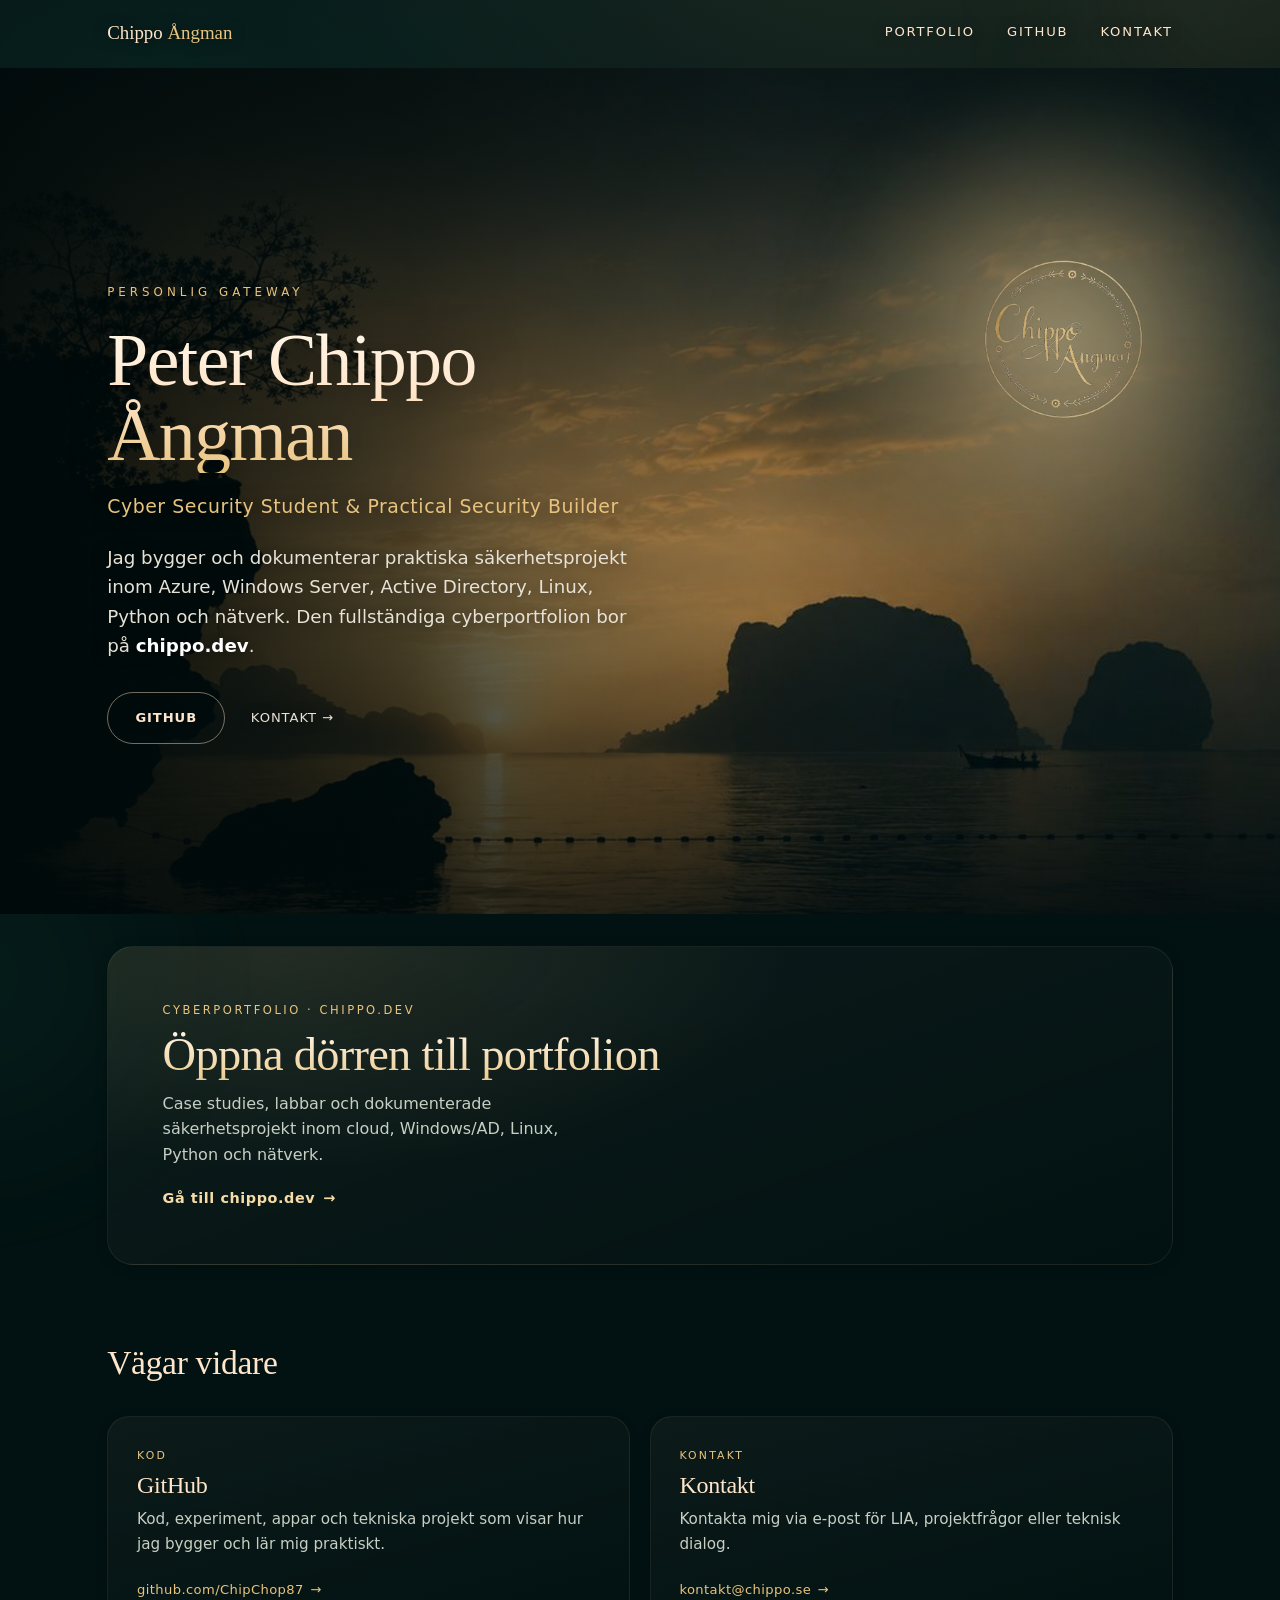
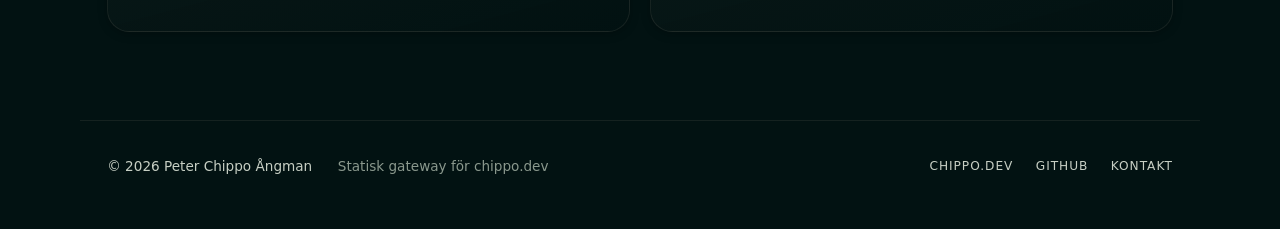
<file: index.html>
<!doctype html>
<html lang="sv">
<head>
  <meta charset="UTF-8">
  <meta name="viewport" content="width=device-width, initial-scale=1.0">
  <title>Chippo.se – Peter Chippo Ångman</title>
  <meta name="description" content="Personlig gateway för Peter Chippo Ångman – cybersäkerhetsstudent med fokus på praktiska labbar, dokumenterade lösningar och tekniska projekt.">
  <meta name="author" content="Peter Ångman">
  <meta name="theme-color" content="#041C1C">

  <!-- Open Graph -->
  <meta property="og:title" content="Chippo.se – Peter Chippo Ångman">
  <meta property="og:description" content="Personlig gateway till cyberportfolio, GitHub och tekniska projekt.">
  <meta property="og:type" content="website">
  <meta property="og:url" content="https://chippo.se/">
  <meta property="og:locale" content="sv_SE">
  <meta property="og:image" content="https://chippo.se/assets/og-image.png">
  <meta property="og:image:width" content="1200">
  <meta property="og:image:height" content="630">
  <meta property="og:image:type" content="image/png">
  <meta property="og:image:alt" content="Peter Chippo Ångman – Personal Gateway to Cyber Security Portfolio">

  <!-- Twitter / X -->
  <meta name="twitter:card" content="summary_large_image">
  <meta name="twitter:title" content="Chippo.se – Peter Chippo Ångman">
  <meta name="twitter:description" content="Personlig gateway till cyberportfolio, GitHub och tekniska projekt.">
  <meta name="twitter:image" content="https://chippo.se/assets/og-image.png">
  <meta name="twitter:image:alt" content="Peter Chippo Ångman – Personal Gateway to Cyber Security Portfolio">

  <link rel="canonical" href="https://chippo.se/">
  <link rel="icon" href="assets/favicon/favicon.svg" type="image/svg+xml">
  <link rel="preload" as="image" href="assets/images/chippo-logo-gold.png">
  <link rel="stylesheet" href="style.css">
</head>
<body>
  <a class="skip-link" href="#main">Hoppa till innehåll</a>

  <div class="ambient" aria-hidden="true">
    <span class="glow glow-gold"></span>
    <span class="glow glow-teal"></span>
  </div>

  <header class="site-header" id="siteHeader">
    <div class="bar">
      <a class="brand" href="/" aria-label="Chippo.se startsida">Chippo<span class="brand-dim">&nbsp;Ångman</span></a>
      <nav class="nav" aria-label="Primär navigation">
        <a href="https://chippo.dev" target="_blank" rel="noopener noreferrer">Portfolio</a>
        <a href="https://github.com/ChipChop87" target="_blank" rel="noopener noreferrer">GitHub</a>
        <a href="mailto:kontakt@chippo.se">Kontakt</a>
      </nav>
    </div>
  </header>

  <main id="main">
    <section class="hero" aria-labelledby="hero-title">
      <div class="hero-photo" aria-hidden="true"></div>
      <div class="hero-scrim" aria-hidden="true"></div>

      <div class="hero-emblem" data-reveal style="--rd:.5s">
        <span class="emblem-halo" aria-hidden="true"></span>
        <div class="emblem-float">
          <img class="emblem-img" src="assets/images/chippo-logo-gold.png" width="783" height="970"
               alt="Chippo Ångman – förgylld emblemlogga med handtextat namn inom en dekorativ cirkel.">
        </div>
      </div>

      <div class="hero-inner">
        <div class="hero-copy">
          <p class="eyebrow" data-reveal style="--rd:.05s">Personlig gateway</p>
          <h1 id="hero-title" data-reveal style="--rd:.12s">Peter Chippo Ångman</h1>
          <p class="subtitle" data-reveal style="--rd:.2s">Cyber Security Student &amp; Practical Security Builder</p>
          <p class="lead" data-reveal style="--rd:.28s">
            Jag bygger och dokumenterar praktiska säkerhetsprojekt inom Azure,
            Windows&nbsp;Server, Active&nbsp;Directory, Linux, Python och nätverk.
            Den fullständiga cyberportfolion bor på <strong>chippo.dev</strong>.
          </p>
          <div class="cta-row" data-reveal style="--rd:.36s">
            <a class="btn-outline" href="https://github.com/ChipChop87" target="_blank" rel="noopener noreferrer">GitHub</a>
            <a class="btn-text" href="mailto:kontakt@chippo.se">Kontakt →</a>
          </div>
        </div>
      </div>
    </section>

    <!-- Stor klick-länk till portfolio: nyckel/dörr-bilden visas diskret vid hover -->
    <section class="portal-wrap" aria-label="Till cyberportfolion">
      <a class="portal-link" href="https://chippo.dev" target="_blank" rel="noopener noreferrer">
        <span class="key-bg" aria-hidden="true"></span>
        <span class="pl-content">
          <span class="pl-eyebrow">Cyberportfolio · chippo.dev</span>
          <span class="pl-title">Öppna dörren till portfolion</span>
          <span class="pl-sub">Case studies, labbar och dokumenterade säkerhetsprojekt inom cloud, Windows/AD, Linux, Python och nätverk.</span>
          <span class="pl-go">Gå till chippo.dev <span class="pl-arrow" aria-hidden="true">→</span></span>
        </span>
      </a>
    </section>

    <section class="gateway" aria-labelledby="gateway-title">
      <h2 id="gateway-title" class="section-title" data-reveal style="--rd:.05s">Vägar vidare</h2>
      <div class="cards">
        <a class="card" href="https://github.com/ChipChop87" target="_blank" rel="noopener noreferrer" data-reveal style="--rd:.12s">
          <span class="card-tag">Kod</span>
          <h3>GitHub</h3>
          <p>Kod, experiment, appar och tekniska projekt som visar hur jag bygger och lär mig praktiskt.</p>
          <span class="card-link">github.com/ChipChop87 <span class="card-arrow" aria-hidden="true">→</span></span>
        </a>
        <a class="card" href="mailto:kontakt@chippo.se" data-reveal style="--rd:.2s">
          <span class="card-tag">Kontakt</span>
          <h3>Kontakt</h3>
          <p>Kontakta mig via e-post för LIA, projektfrågor eller teknisk dialog.</p>
          <span class="card-link">kontakt@chippo.se <span class="card-arrow" aria-hidden="true">→</span></span>
        </a>
      </div>
    </section>
  </main>

  <footer class="site-footer">
    <p class="foot-copy">© 2026 Peter Chippo Ångman</p>
    <p class="foot-note">Statisk gateway för chippo.dev</p>
    <nav class="footer-links" aria-label="Footer">
      <a href="https://chippo.dev" target="_blank" rel="noopener noreferrer">chippo.dev</a>
      <a href="https://github.com/ChipChop87" target="_blank" rel="noopener noreferrer">GitHub</a>
      <a href="mailto:kontakt@chippo.se">Kontakt</a>
    </nav>
  </footer>

  <script src="script.js" defer></script>
</body>
</html>
</file>
<file: style.css>
@charset "UTF-8";

/* =========================================================
   chippo.se — refined personal gateway
   Hermes-inspired atmosphere · Huly-inspired structure.
   Dark teal base, warm cream text, gold emblem accent.
   Vanilla CSS, no dependencies.
   ========================================================= */

:root {
  --bg: #041C1C;
  --bg-deep: #021212;
  --ink: #010A0A;
  --text: #FFE6CB;
  --muted: #C7CFC4;
  --muted-dim: #8A988D;
  --gold: #E8C37E;
  --gold-bright: #F6DCA6;
  --gold-deep: #C99A4E;
  --mint: #6EE7B7;
  --line: rgba(255, 230, 203, 0.16);
  --line-soft: rgba(255, 230, 203, 0.08);

  --display: Georgia, "Times New Roman", serif;
  --sans: system-ui, -apple-system, "Segoe UI", Helvetica, Arial, sans-serif;
  --mono: ui-monospace, "Cascadia Code", Consolas, "Courier New", monospace;

  --maxw: 1120px;
  --ease: cubic-bezier(.2, .7, .2, 1);
}

/* ---------- Reset / base ---------- */
*, *::before, *::after { box-sizing: border-box; }
html { scroll-behavior: smooth; -webkit-text-size-adjust: 100%; }

body {
  margin: 0;
  min-height: 100vh;
  font-family: var(--sans);
  color: var(--text);
  background: var(--bg-deep);
  line-height: 1.6;
  overflow-x: hidden;
  -webkit-font-smoothing: antialiased;
  text-rendering: optimizeLegibility;
}
body::before {
  content: "";
  position: fixed;
  inset: 0;
  z-index: -3;
  background:
    radial-gradient(1100px 740px at 70% -12%, rgba(232, 195, 126, 0.12), transparent 60%),
    radial-gradient(900px 700px at 12% 18%, rgba(110, 231, 183, 0.06), transparent 58%),
    radial-gradient(1200px 1000px at 50% 50%, transparent 0%, rgba(1, 10, 10, 0.55) 100%),
    linear-gradient(170deg, var(--bg) 0%, var(--bg-deep) 55%, var(--ink) 100%);
}

h1, h2, h3 { margin: 0; line-height: 1.05; }
p { margin: 0; }
a { color: inherit; text-decoration: none; }
img, svg { max-width: 100%; display: block; }
::selection { background: rgba(232, 195, 126, 0.35); color: #fff; }

/* ---------- Ambient glows ---------- */
.ambient {
  position: fixed;
  inset: -18vmax;
  z-index: -1;
  pointer-events: none;
  filter: blur(76px);
  opacity: .6;
}
.glow { position: absolute; width: 44vmax; height: 44vmax; border-radius: 50%; }
.glow-gold {
  top: -6vmax; right: -2vmax;
  background: radial-gradient(circle, rgba(232, 195, 126, 0.20), transparent 60%);
  animation: drift-a 24s ease-in-out infinite;
}
.glow-teal {
  bottom: -10vmax; left: -6vmax;
  background: radial-gradient(circle, rgba(110, 231, 183, 0.12), transparent 60%);
  animation: drift-b 30s ease-in-out infinite;
}
@keyframes drift-a {
  0%, 100% { transform: translateY(0) scale(1); }
  50%      { transform: translateY(3vmax) scale(1.08); }
}
@keyframes drift-b {
  0%, 100% { transform: translate(0, 0) scale(1); }
  50%      { transform: translate(-3vmax, -2vmax) scale(1.1); }
}

/* ---------- Accessibility ---------- */
.skip-link {
  position: absolute; left: -999px; top: 0; z-index: 200;
  background: var(--gold); color: var(--ink);
  padding: .65rem 1rem; border-radius: 0 0 10px 0; font-weight: 700;
}
.skip-link:focus { left: 0; }
:focus-visible { outline: 2px solid var(--gold); outline-offset: 4px; border-radius: 4px; }

/* ---------- Reveal ---------- */
[data-reveal] { opacity: 0; transform: translateY(20px); }
body.is-loaded [data-reveal] {
  animation: fade-up 1s var(--ease) forwards;
  animation-delay: var(--rd, 0s);
}
@keyframes fade-up { to { opacity: 1; transform: none; } }

/* ---------- Header ---------- */
.site-header {
  position: sticky; top: 0; z-index: 50;
  background: transparent;
  border-bottom: 1px solid transparent;
  transition: background .3s ease, backdrop-filter .3s ease, border-color .3s ease;
}
.site-header.scrolled {
  background: linear-gradient(180deg, rgba(2, 18, 18, 0.85), rgba(2, 18, 18, 0.35));
  backdrop-filter: blur(12px);
  border-bottom-color: var(--line-soft);
}
.bar {
  max-width: var(--maxw); margin-inline: auto;
  padding: 1.15rem 1.7rem;
  display: flex; align-items: center; justify-content: space-between; gap: 1rem;
}
.brand {
  font-family: var(--display); font-size: 1.18rem; color: var(--text);
  text-shadow: 0 1px 14px rgba(0, 0, 0, .5);
}
.brand-dim { color: var(--gold); }
.nav { display: flex; gap: 2rem; }
.nav a {
  font-size: .82rem; text-transform: uppercase; letter-spacing: .14em;
  color: var(--text); position: relative; padding-bottom: 3px;
  text-shadow: 0 1px 12px rgba(0, 0, 0, .55);
  transition: color .2s ease;
}
.nav a:hover { color: var(--text); }
.nav a::after {
  content: ""; position: absolute; left: 0; bottom: -1px;
  width: 0; height: 1px; background: var(--gold); transition: width .3s var(--ease);
}
.nav a:hover::after { width: 100%; }

/* ---------- Hero (full-bleed photo, text left, floating emblem top-right) ---------- */
.hero {
  position: relative;
  isolation: isolate;
  overflow: hidden;
  min-height: min(94vh, 880px);
  display: flex;
  align-items: center;
  padding: clamp(6rem, 14vh, 9rem) 0 clamp(3rem, 9vh, 6rem);
}
.hero-photo {
  position: absolute; inset: 0; z-index: -2;
  background: url("assets/images/hero-bay.jpg") center / cover no-repeat;
}
.hero-scrim {
  position: absolute; inset: 0; z-index: -1;
  background:
    linear-gradient(90deg, rgba(1,10,10,0.94) 0%, rgba(1,10,10,0.66) 32%, rgba(1,10,10,0.18) 60%, rgba(1,10,10,0) 100%),
    linear-gradient(180deg, rgba(1,10,10,0.4) 0%, transparent 24%, transparent 56%, rgba(1,10,10,0.6) 100%);
}
.hero-inner {
  width: 100%;
  max-width: var(--maxw);
  margin-inline: auto;
  padding-inline: 1.7rem;
}
.hero-copy { max-width: 600px; }

.eyebrow {
  font-size: .74rem; text-transform: uppercase; letter-spacing: .34em;
  color: var(--gold); margin-bottom: 1.3rem;
  text-shadow: 0 1px 14px rgba(0, 0, 0, .5);
}
#hero-title {
  font-family: var(--display); font-weight: 500;
  font-size: clamp(2.6rem, 6.6vw, 4.6rem);
  letter-spacing: -.02em; line-height: 1.02;
  background: linear-gradient(180deg, #FFF6E8 0%, var(--text) 46%, var(--gold) 100%);
  -webkit-background-clip: text; background-clip: text;
  color: transparent; -webkit-text-fill-color: transparent;
  filter: drop-shadow(0 2px 22px rgba(0, 0, 0, .5));
}
.subtitle {
  margin-top: 1.1rem; font-size: clamp(.95rem, 2vw, 1.18rem);
  letter-spacing: .03em; color: var(--gold);
  text-shadow: 0 1px 18px rgba(0, 0, 0, .55);
}
.lead {
  margin-top: 1.4rem; max-width: 46ch; color: #E7E2D6;
  font-size: clamp(1rem, 1.5vw, 1.14rem);
  text-shadow: 0 1px 16px rgba(0, 0, 0, .6);
}
.lead strong { color: #fff; font-weight: 600; }

.cta-row {
  margin-top: 2rem;
  display: flex; flex-wrap: wrap; gap: 1rem; align-items: center;
}
.btn-outline {
  display: inline-flex; align-items: center;
  padding: .9rem 1.7rem; border-radius: 9999px;
  border: 1px solid rgba(255, 230, 203, 0.45); color: var(--text);
  font-weight: 600; font-size: .82rem; letter-spacing: .07em; text-transform: uppercase;
  backdrop-filter: blur(2px);
  transition: border-color .22s ease, color .22s ease, transform .22s var(--ease), background .22s ease;
}
.btn-outline:hover { border-color: var(--gold); color: var(--gold); background: rgba(232,195,126,0.08); transform: translateY(-2px); }
.btn-text {
  color: #E7E2D6; font-size: .82rem; letter-spacing: .07em; text-transform: uppercase;
  padding: .4rem .6rem; text-shadow: 0 1px 12px rgba(0,0,0,.55); transition: color .2s ease;
}
.btn-text:hover { color: var(--gold); }

/* Floating emblem – large, like a sun/moon in the sky, top-right over the photo */
.hero-emblem {
  position: absolute;
  z-index: 2;
  top: clamp(4.5rem, 11vh, 7rem);
  right: clamp(1.5rem, 6vw, 6rem);
  display: grid; place-items: center;
}
.emblem-halo {
  position: absolute; width: 185%; aspect-ratio: 1; border-radius: 50%;
  background: radial-gradient(circle,
    rgba(255, 231, 176, 0.50) 0%,
    rgba(244, 205, 140, 0.30) 32%,
    rgba(232, 195, 126, 0.10) 56%,
    transparent 72%);
  filter: blur(24px);
  animation: halo 7s ease-in-out infinite;
}
@keyframes halo {
  0%, 100% { opacity: .7; transform: scale(1); }
  50%      { opacity: 1;  transform: scale(1.07); }
}
.emblem-float {
  position: relative; z-index: 1;
  will-change: transform; transition: transform .14s linear;
  animation: float 8s ease-in-out infinite;
}
.emblem-img {
  height: clamp(190px, 27vw, 380px); width: auto;
  opacity: .95;
  /* warm sun-like glow rather than a dark shadow */
  filter: drop-shadow(0 0 26px rgba(244, 205, 140, 0.35));
}
@keyframes float {
  0%, 100% { transform: translateY(0); }
  50%      { transform: translateY(-12px); }
}

/* ---------- Big portfolio link (key/door reveals on hover) ---------- */
.portal-wrap {
  max-width: var(--maxw); margin-inline: auto;
  padding: clamp(1rem, 3vw, 2rem) 1.7rem;
}
.portal-link {
  position: relative;
  display: block;
  overflow: hidden;
  border-radius: 26px;
  padding: clamp(2rem, 5vw, 3.4rem);
  min-height: clamp(200px, 28vw, 280px);
  border: 1px solid var(--line-soft);
  background:
    radial-gradient(700px 320px at 18% 0%, rgba(232, 195, 126, 0.10), transparent 70%),
    linear-gradient(160deg, rgba(255, 230, 203, 0.05), rgba(2, 18, 18, 0.3));
  box-shadow: 0 2px 12px rgba(0, 0, 0, 0.25);
  transition: transform .35s var(--ease), border-color .35s ease, box-shadow .35s ease;
}
.key-bg {
  position: absolute; inset: 0; z-index: 0;
  background: url("assets/images/portfolio-key.png") 84% center / contain no-repeat;
  mix-blend-mode: screen;
  opacity: 0;
  transform: scale(1.06);
  transition: opacity .55s var(--ease), transform .8s var(--ease);
  pointer-events: none;
}
.portal-link:hover {
  transform: translateY(-4px);
  border-color: rgba(232, 195, 126, 0.5);
  box-shadow: 0 28px 60px rgba(0, 0, 0, 0.45);
}
.portal-link:hover .key-bg { opacity: .5; transform: scale(1); }
.pl-content {
  position: relative; z-index: 1;
  display: flex; flex-direction: column; gap: .7rem;
  max-width: 62%;
}
.pl-eyebrow {
  font-size: .72rem; letter-spacing: .22em; text-transform: uppercase; color: var(--gold);
}
.pl-title {
  font-family: var(--display); font-weight: 500;
  font-size: clamp(1.8rem, 4.2vw, 2.9rem); letter-spacing: -.015em;
  line-height: 1.05;
  background: linear-gradient(180deg, #FFF4E4, var(--gold) 120%);
  -webkit-background-clip: text; background-clip: text;
  color: transparent; -webkit-text-fill-color: transparent;
}
.pl-sub { color: var(--muted); font-size: 1rem; max-width: 40ch; }
.pl-go {
  margin-top: .5rem;
  display: inline-flex; align-items: center; gap: .5rem;
  font-size: .9rem; letter-spacing: .04em; color: var(--gold-bright); font-weight: 600;
}
.pl-arrow { transition: transform .3s var(--ease); }
.portal-link:hover .pl-arrow { transform: translateX(6px); }

/* ---------- Gateway cards ---------- */
.gateway {
  max-width: var(--maxw); margin-inline: auto;
  padding: clamp(2rem, 5vw, 3rem) 1.7rem clamp(3.5rem, 7vw, 5.5rem);
}
.section-title {
  font-family: var(--display); font-weight: 500;
  font-size: clamp(1.5rem, 3.4vw, 2.1rem); letter-spacing: -.01em;
  margin-bottom: clamp(1.6rem, 4vw, 2.2rem); color: var(--text);
}
.cards {
  display: grid;
  grid-template-columns: repeat(auto-fit, minmax(280px, 1fr));
  gap: 1.2rem;
}
.card {
  position: relative; overflow: hidden;
  display: flex; flex-direction: column; gap: .55rem;
  padding: 1.9rem 1.8rem; border-radius: 22px;
  background: linear-gradient(165deg, rgba(255, 230, 203, 0.045), rgba(2, 18, 18, 0.25));
  border: 1px solid var(--line-soft);
  box-shadow: 0 2px 10px rgba(0, 0, 0, 0.25);
  transition: transform .3s var(--ease), border-color .3s ease, box-shadow .3s ease;
}
.card::before {
  content: ""; position: absolute; inset: 0;
  background: radial-gradient(440px 220px at var(--mx, 50%) -10%, rgba(232, 195, 126, 0.12), transparent 70%);
  opacity: 0; transition: opacity .3s ease; pointer-events: none;
}
.card:hover {
  transform: translateY(-6px); border-color: rgba(232, 195, 126, 0.45);
  box-shadow: 0 24px 50px rgba(0, 0, 0, 0.4);
}
.card:hover::before { opacity: 1; }
.card-tag { font-size: .68rem; letter-spacing: .2em; text-transform: uppercase; color: var(--gold); }
.card h3 { font-family: var(--display); font-weight: 500; font-size: 1.5rem; letter-spacing: -.01em; }
.card p { color: var(--muted); font-size: .95rem; }
.card-link {
  margin-top: auto; padding-top: .9rem;
  display: inline-flex; align-items: center; gap: .4rem;
  font-size: .82rem; letter-spacing: .03em; color: var(--gold);
}
.card-arrow { transition: transform .25s var(--ease); }
.card:hover .card-arrow { transform: translateX(5px); }

/* ---------- Footer ---------- */
.site-footer {
  max-width: var(--maxw); margin-inline: auto;
  padding: 2.2rem 1.7rem 3.2rem;
  border-top: 1px solid var(--line-soft);
  display: flex; flex-wrap: wrap; align-items: center; gap: .6rem 1.6rem;
  font-size: .85rem; color: var(--muted-dim);
}
.foot-copy { color: var(--muted); }
.foot-note { flex: 1; }
.footer-links { display: flex; gap: 1.4rem; }
.footer-links a {
  color: var(--muted); text-transform: uppercase; letter-spacing: .08em; font-size: .76rem;
  transition: color .2s ease;
}
.footer-links a:hover { color: var(--gold); }

/* ---------- Responsive ---------- */
@media (max-width: 820px) {
  .hero { min-height: 90vh; }
  .hero-photo { background-image: url("assets/images/hero-bay-mobile.jpg"); background-position: center top; }
  .hero-scrim {
    background:
      linear-gradient(180deg, rgba(1,10,10,0.55) 0%, rgba(1,10,10,0.25) 30%, rgba(1,10,10,0.35) 60%, rgba(1,10,10,0.85) 100%);
  }
  .hero-emblem { top: clamp(4rem, 10vh, 6rem); right: clamp(1rem, 5vw, 2rem); }
  .emblem-img { height: clamp(150px, 44vw, 240px); }
  .pl-content { max-width: 100%; }
  .key-bg { background-position: center; }
  .portal-link:hover .key-bg { opacity: .32; }
}
@media (max-width: 560px) {
  .bar { padding: .9rem 1.1rem; gap: .6rem; }
  .brand { font-size: 1rem; }
  .nav { gap: .85rem; }
  .nav a { font-size: .68rem; letter-spacing: .06em; }
  .foot-note { flex-basis: 100%; order: 4; }
}
@media (max-width: 380px) {
  .nav a { font-size: .62rem; letter-spacing: .04em; }
}

/* ---------- Reduced motion ---------- */
@media (prefers-reduced-motion: reduce) {
  *, *::before, *::after {
    animation-duration: .01ms !important;
    animation-iteration-count: 1 !important;
    transition-duration: .01ms !important;
    scroll-behavior: auto !important;
  }
  [data-reveal] { opacity: 1 !important; transform: none !important; }
  .emblem-float { transform: none !important; }
  .glow-gold, .glow-teal { display: none; }
}
</file>
